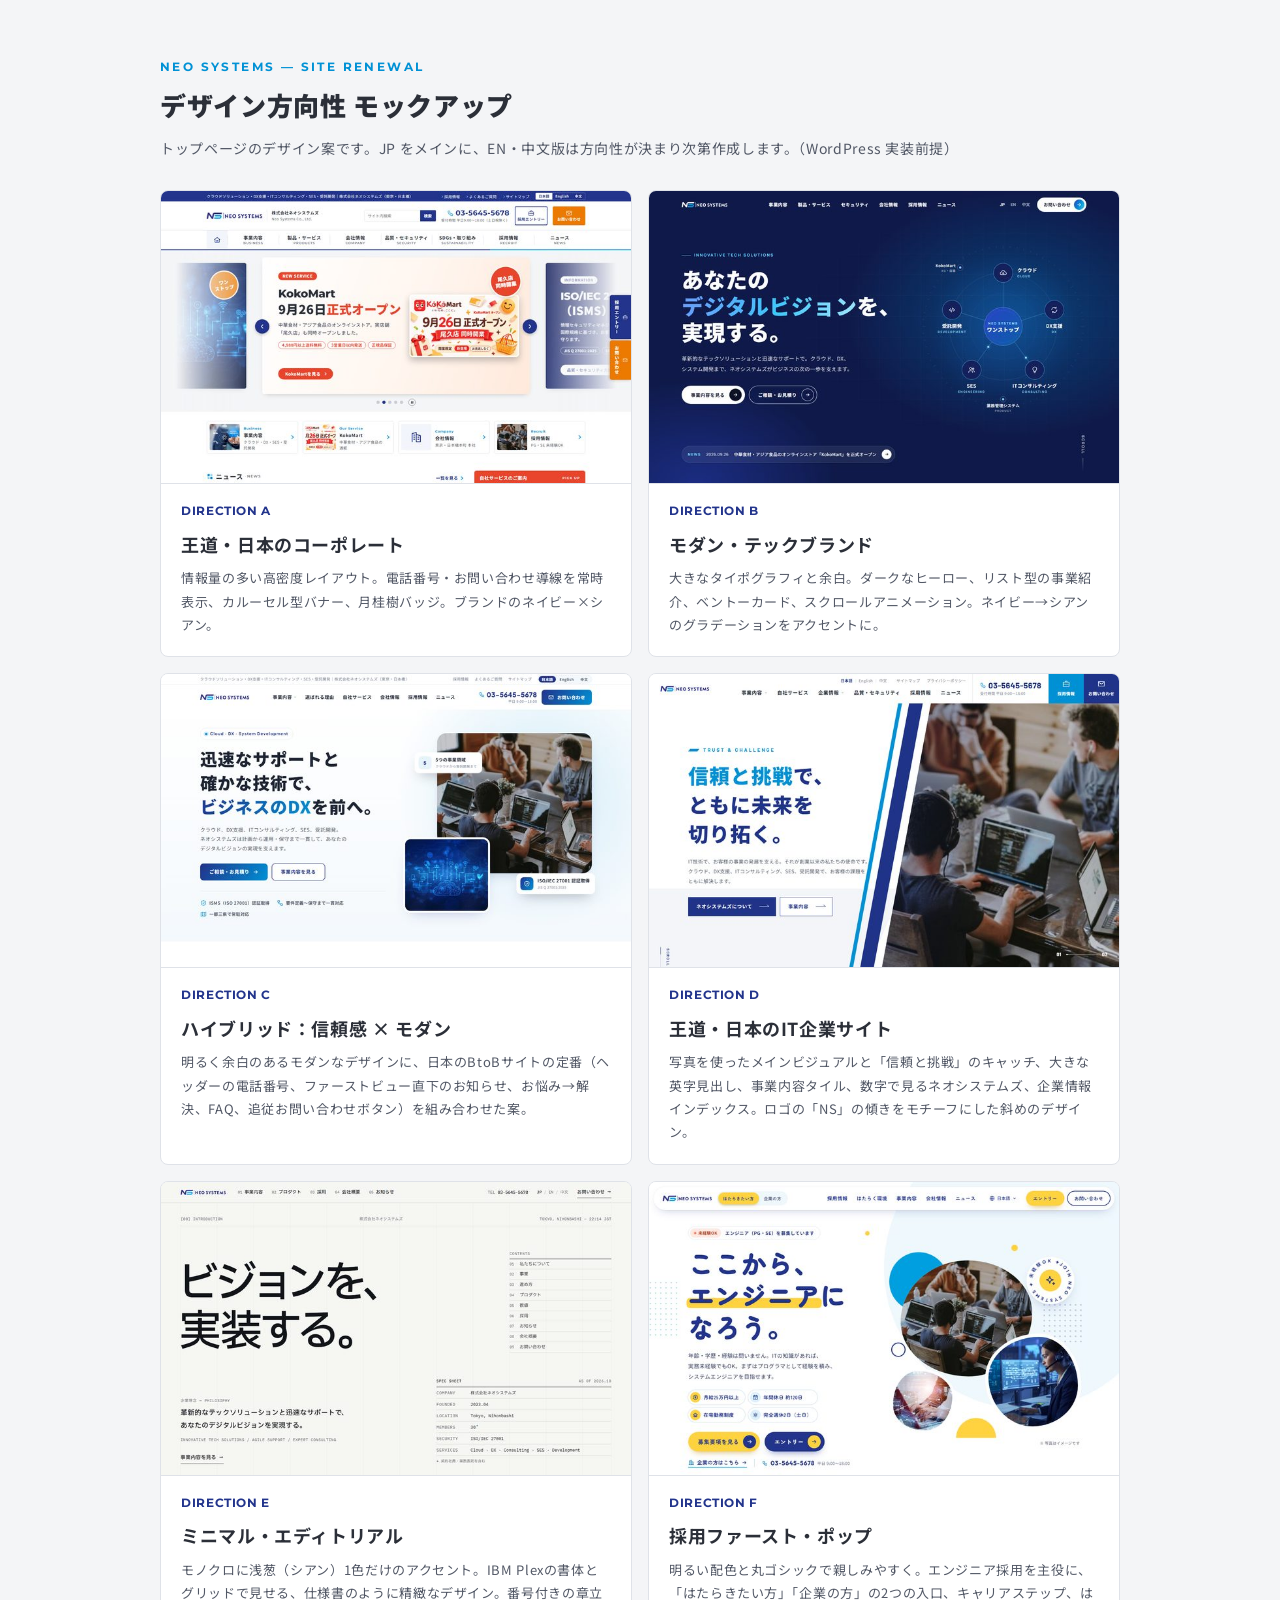
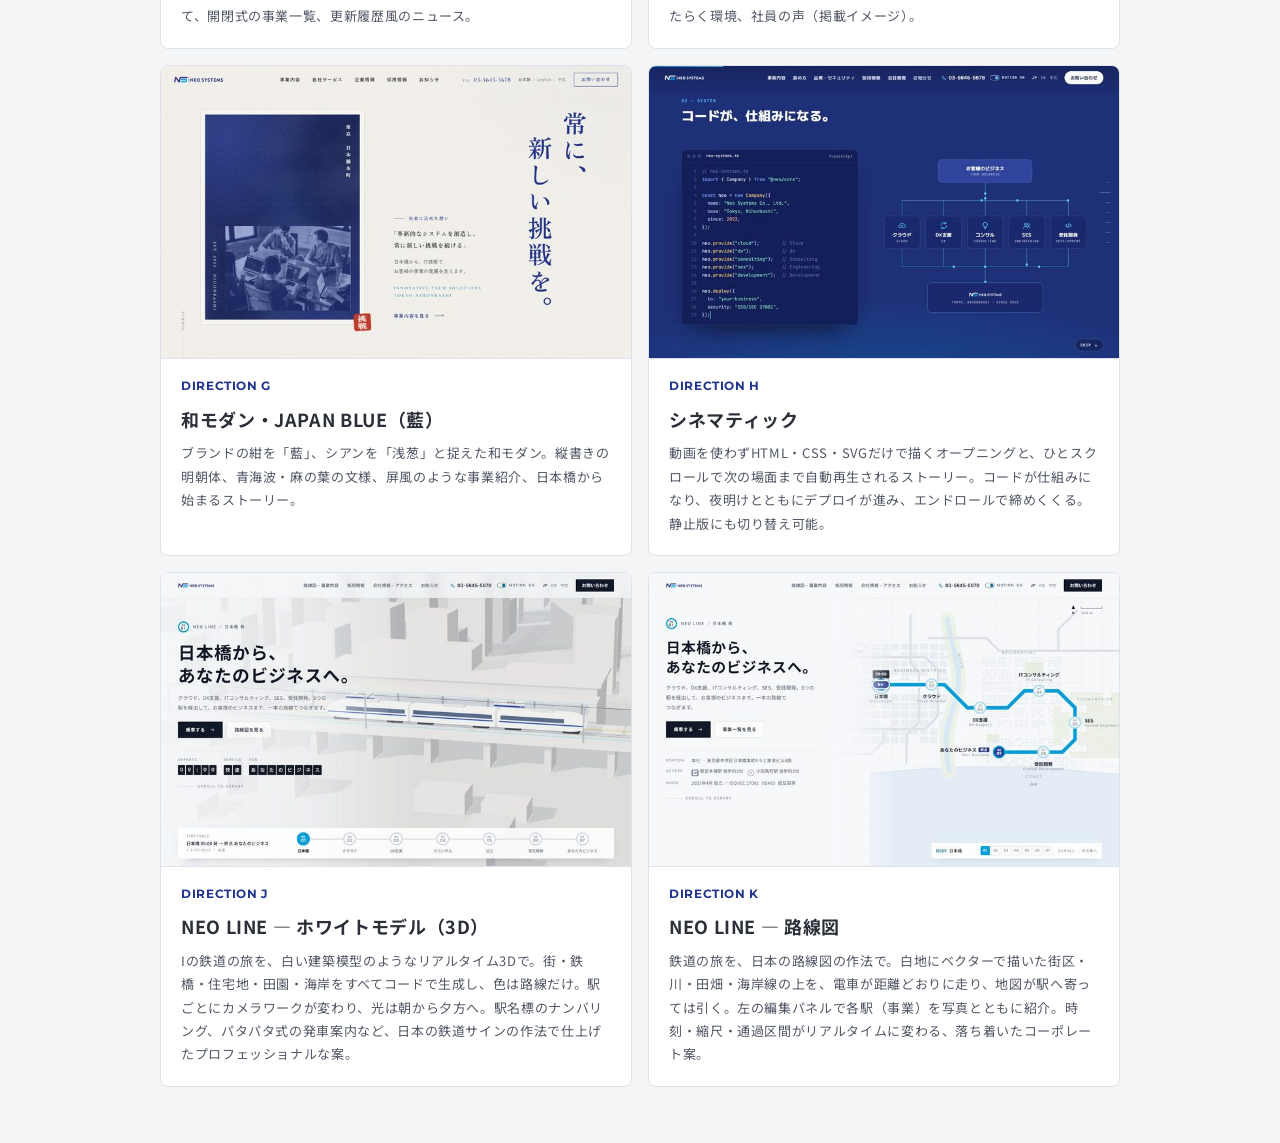
<file: mockup/index.html>
<!DOCTYPE html>
<html lang="ja">
<head>
<meta charset="utf-8">
<meta name="viewport" content="width=device-width,initial-scale=1">
<title>Neo Systems リニューアル デザイン案</title>
<link href="https://fonts.googleapis.com/css2?family=Noto+Sans+JP:wght@400;700;900&family=Montserrat:wght@600;700&display=swap" rel="stylesheet">
<style>
:root{--pri:#22348c;--acc:#0091d5;--ink:#2b2f38;--ink-2:#525866;--line:#dfe2e8;--gray:#f4f5f7}
*{box-sizing:border-box;margin:0;padding:0}
body{font-family:'Noto Sans JP',sans-serif;color:var(--ink);background:var(--gray);line-height:1.8;letter-spacing:.04em}
.wrap{width:min(960px,100% - 32px);margin:0 auto;padding:56px 0}
.k{font-family:Montserrat,sans-serif;font-size:12px;font-weight:700;letter-spacing:.2em;color:var(--acc)}
h1{font-size:26px;font-weight:900;margin-top:4px}
p.lead{color:var(--ink-2);font-size:14px;margin-top:8px}
ul{list-style:none;display:grid;grid-template-columns:repeat(auto-fill,minmax(min(380px,100%),1fr));gap:16px;margin-top:28px}
li a,li div{display:flex;flex-direction:column;gap:6px;height:100%;padding:20px;background:#fff;border:1px solid var(--line);border-radius:8px;text-decoration:none;color:inherit;transition:.2s;overflow:hidden}
li .shot{display:block;margin:-20px -20px 10px;aspect-ratio:16/10;overflow:hidden;border-bottom:1px solid var(--line);background:var(--gray)}
li .shot img{display:block;width:100%;height:100%;object-fit:cover;object-position:top;transition:transform .5s ease}
li a:hover .shot img{transform:scale(1.03)}
li a:hover{border-color:var(--pri);box-shadow:0 8px 20px -12px rgba(34,52,140,.5)}
li b{font-size:18px}
li span{font-family:Montserrat,sans-serif;font-size:12px;font-weight:700;color:var(--pri)}
li small{font-size:13px;color:var(--ink-2)}
li div{opacity:.55;border-style:dashed}
</style>
</head>
<body><div class="wrap">
<p class="k">NEO SYSTEMS — SITE RENEWAL</p>
<h1>デザイン方向性 モックアップ</h1>
<p class="lead">トップページのデザイン案です。JP をメインに、EN・中文版は方向性が決まり次第作成します。（WordPress 実装前提）</p>
<ul>
<li><a href="a-standard/ja/index.html"><span class="shot"><img src="thumbs/a-standard.jpg" alt="Direction A トップページのファーストビュー" width="720" height="450" loading="lazy"></span><span>DIRECTION A</span><b>王道・日本のコーポレート</b><small>情報量の多い高密度レイアウト。電話番号・お問い合わせ導線を常時表示、カルーセル型バナー、月桂樹バッジ。ブランドのネイビー×シアン。</small></a></li>
<li><a href="b-modern/ja/index.html"><span class="shot"><img src="thumbs/b-modern.jpg" alt="Direction B トップページのファーストビュー" width="720" height="450" loading="lazy"></span><span>DIRECTION B</span><b>モダン・テックブランド</b><small>大きなタイポグラフィと余白。ダークなヒーロー、リスト型の事業紹介、ベントーカード、スクロールアニメーション。ネイビー→シアンのグラデーションをアクセントに。</small></a></li>
<li><a href="c-hybrid/ja/index.html"><span class="shot"><img src="thumbs/c-hybrid.jpg" alt="Direction C トップページのファーストビュー" width="720" height="450" loading="lazy"></span><span>DIRECTION C</span><b>ハイブリッド：信頼感 × モダン</b><small>明るく余白のあるモダンなデザインに、日本のBtoBサイトの定番（ヘッダーの電話番号、ファーストビュー直下のお知らせ、お悩み→解決、FAQ、追従お問い合わせボタン）を組み合わせた案。</small></a></li>
<li><a href="d-corporate/ja/index.html"><span class="shot"><img src="thumbs/d-corporate.jpg" alt="Direction D トップページのファーストビュー" width="720" height="450" loading="lazy"></span><span>DIRECTION D</span><b>王道・日本のIT企業サイト</b><small>写真を使ったメインビジュアルと「信頼と挑戦」のキャッチ、大きな英字見出し、事業内容タイル、数字で見るネオシステムズ、企業情報インデックス。ロゴの「NS」の傾きをモチーフにした斜めのデザイン。</small></a></li>
<li><a href="e-minimal/ja/index.html"><span class="shot"><img src="thumbs/e-minimal.jpg" alt="Direction E トップページのファーストビュー" width="720" height="450" loading="lazy"></span><span>DIRECTION E</span><b>ミニマル・エディトリアル</b><small>モノクロに浅葱（シアン）1色だけのアクセント。IBM Plexの書体とグリッドで見せる、仕様書のように精緻なデザイン。番号付きの章立て、開閉式の事業一覧、更新履歴風のニュース。</small></a></li>
<li><a href="f-people/ja/index.html"><span class="shot"><img src="thumbs/f-people.jpg" alt="Direction F トップページのファーストビュー" width="720" height="450" loading="lazy"></span><span>DIRECTION F</span><b>採用ファースト・ポップ</b><small>明るい配色と丸ゴシックで親しみやすく。エンジニア採用を主役に、「はたらきたい方」「企業の方」の2つの入口、キャリアステップ、はたらく環境、社員の声（掲載イメージ）。</small></a></li>
<li><a href="g-japanblue/ja/index.html"><span class="shot"><img src="thumbs/g-japanblue.jpg" alt="Direction G トップページのファーストビュー" width="720" height="450" loading="lazy"></span><span>DIRECTION G</span><b>和モダン・JAPAN BLUE（藍）</b><small>ブランドの紺を「藍」、シアンを「浅葱」と捉えた和モダン。縦書きの明朝体、青海波・麻の葉の文様、屏風のような事業紹介、日本橋から始まるストーリー。</small></a></li>
<li><a href="h-cinematic/ja/index.html"><span class="shot"><img src="thumbs/h-cinematic.jpg" alt="Direction H コードが仕組みになる場面" width="720" height="450" loading="lazy"></span><span>DIRECTION H</span><b>シネマティック</b><small>動画を使わずHTML・CSS・SVGだけで描くオープニングと、ひとスクロールで次の場面まで自動再生されるストーリー。コードが仕組みになり、夜明けとともにデプロイが進み、エンドロールで締めくくる。静止版にも切り替え可能。</small></a></li>
<li><a href="j-model/ja/index.html"><span class="shot"><img src="thumbs/j-model.jpg" alt="Direction J 白い建築模型の街を走るNEO LINEの電車" width="720" height="450" loading="lazy"></span><span>DIRECTION J</span><b>NEO LINE ― ホワイトモデル（3D）</b><small>Iの鉄道の旅を、白い建築模型のようなリアルタイム3Dで。街・鉄橋・住宅地・田園・海岸をすべてコードで生成し、色は路線だけ。駅ごとにカメラワークが変わり、光は朝から夕方へ。駅名標のナンバリング、パタパタ式の発車案内など、日本の鉄道サインの作法で仕上げたプロフェッショナルな案。</small></a></li>
<li><a href="k-route/ja/index.html"><span class="shot"><img src="thumbs/k-route.jpg" alt="Direction K NEO LINEの路線図" width="720" height="450" loading="lazy"></span><span>DIRECTION K</span><b>NEO LINE ― 路線図</b><small>鉄道の旅を、日本の路線図の作法で。白地にベクターで描いた街区・川・田畑・海岸線の上を、電車が距離どおりに走り、地図が駅へ寄っては引く。左の編集パネルで各駅（事業）を写真とともに紹介。時刻・縮尺・通過区間がリアルタイムに変わる、落ち着いたコーポレート案。</small></a></li>
</ul>
</div></body></html>
</file>
